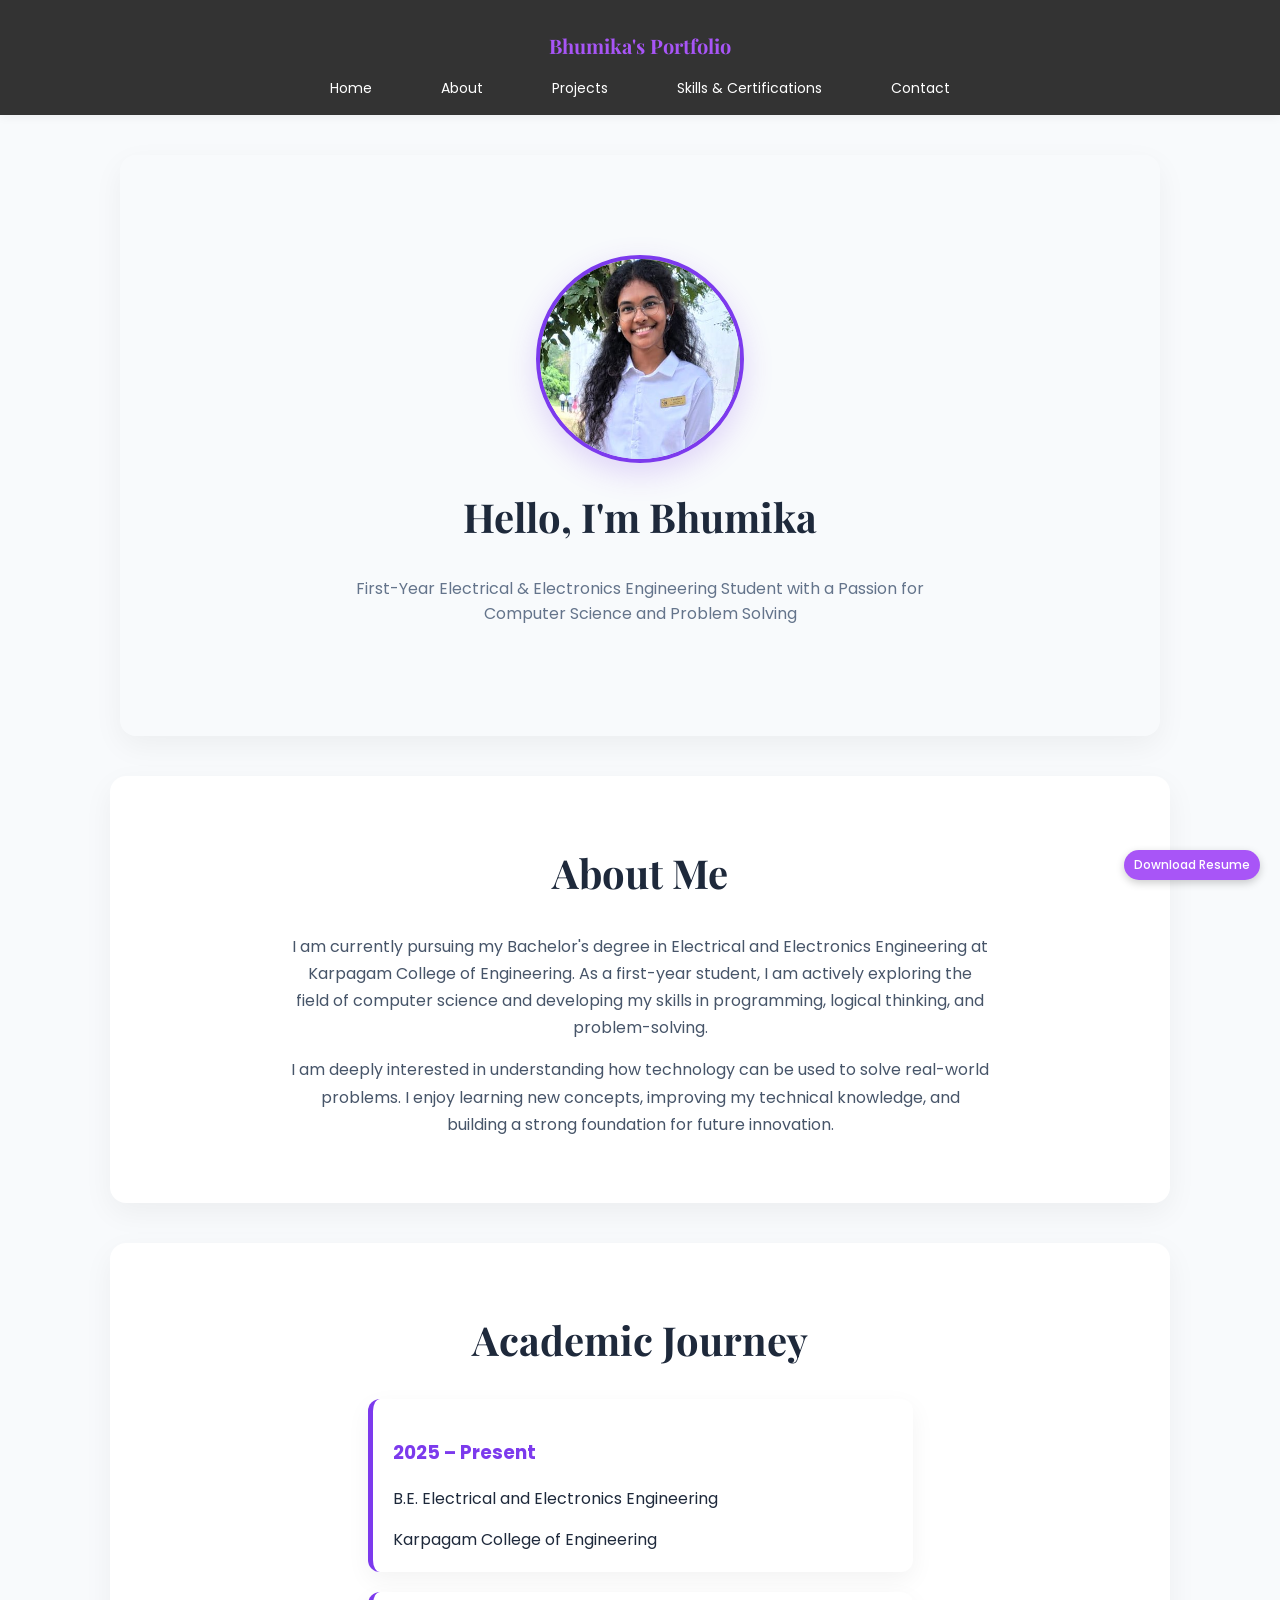
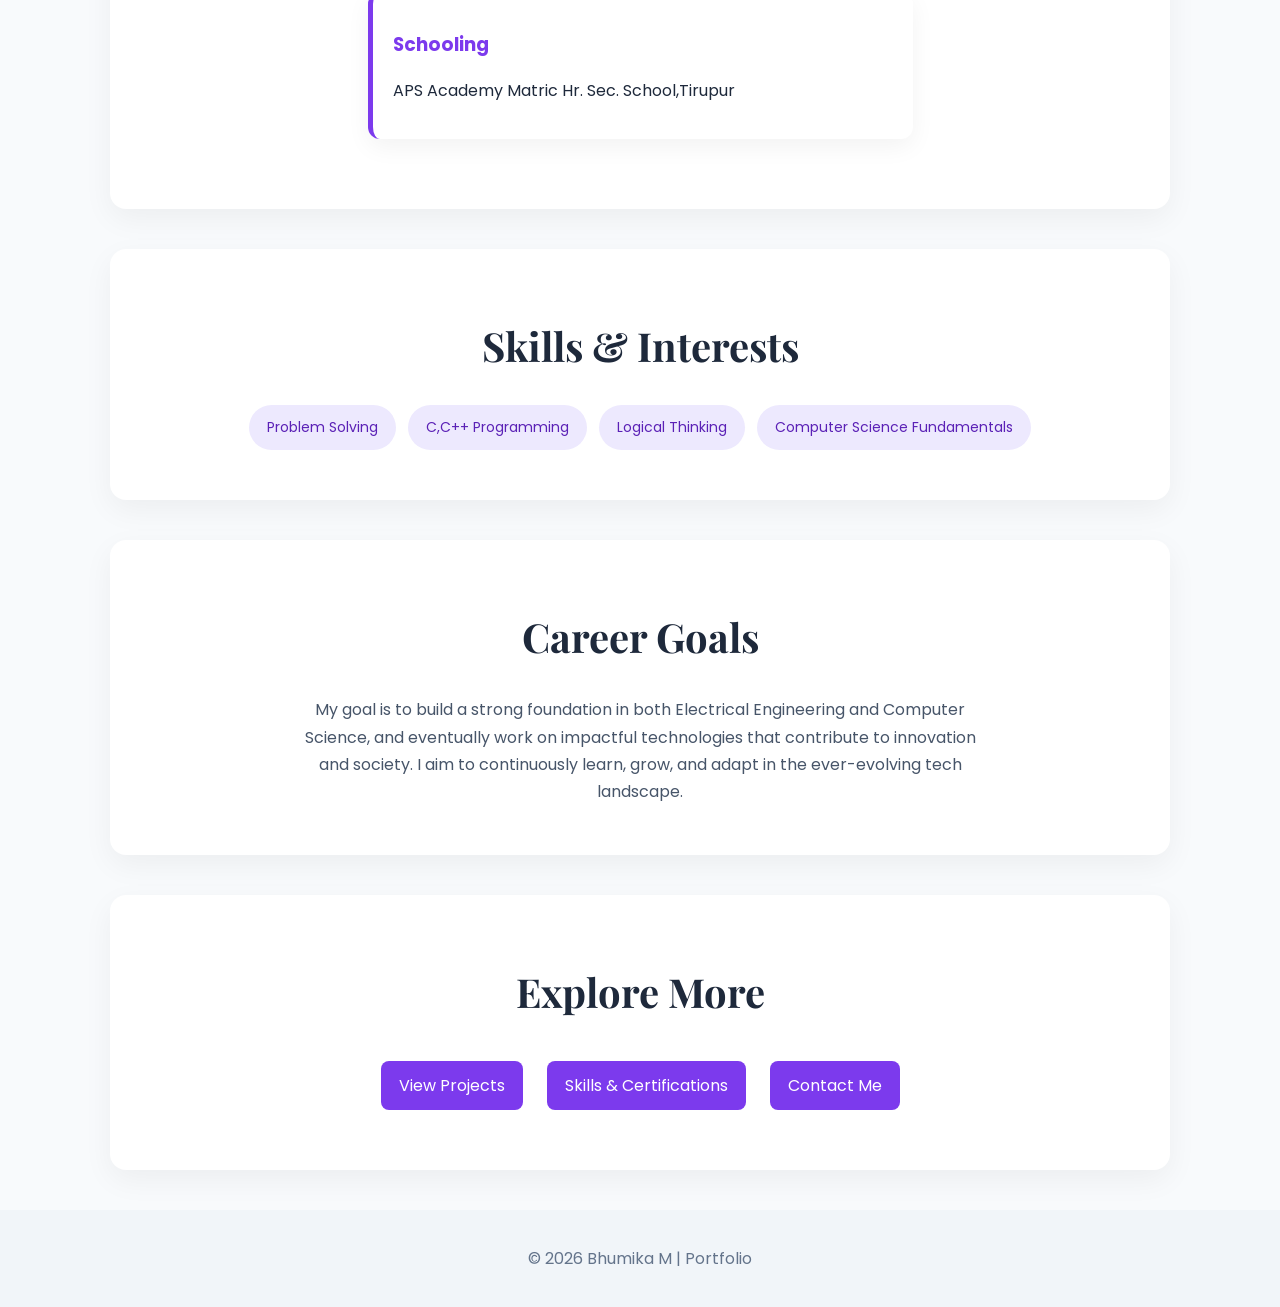
<file: index.html>
<!DOCTYPE html>
<html lang="en">
<head>
    <meta charset="UTF-8">
    <meta name="viewport" content="width=device-width, initial-scale=1.0">
    <title>Bhumika M | Portfolio</title>
    <link rel="stylesheet" href="style.css">
</head>
<body>

<header>
    <nav>
        <h1 class="logo">Bhumika's Portfolio</h1>
        <ul>
            <li><a href="index.html">Home</a></li>
            <li><a href="about.html">About</a></li>
            <li><a href="projects.html">Projects</a></li>
            <li><a href="skills.html">Skills & Certifications</a></li>
            <li><a href="contact.html">Contact</a></li>
        </ul>
    </nav>
</header>

<!-- HERO SECTION -->
<section class="home hidden">
    <img src="profile.jpg" alt="Your Profile Picture" class="profile-img">

    <h2>Hello, I'm Bhumika </h2>
    <p class="tagline">
        First-Year Electrical & Electronics Engineering Student 
        with a Passion for Computer Science and Problem Solving
    </p>
</section>

<!-- ABOUT -->
<section class="about hidden">
    <h2>About Me</h2>
    <p>
        I am currently pursuing my Bachelor's degree in Electrical and Electronics Engineering 
        at Karpagam College of Engineering. As a first-year student, I am actively exploring 
        the field of computer science and developing my skills in programming, logical thinking, 
        and problem-solving.
    </p>

    <p>
        I am deeply interested in understanding how technology can be used to solve real-world 
        problems. I enjoy learning new concepts, improving my technical knowledge, and building 
        a strong foundation for future innovation.
    </p>
</section>

<!-- ACADEMIC TIMELINE -->
<section class="timeline hidden">
    <h2>Academic Journey</h2>

    <div class="timeline-item">
        <h3>2025 – Present</h3>
        <p>B.E. Electrical and Electronics Engineering</p>
        <span>Karpagam College of Engineering</span>
    </div>

    <div class="timeline-item">
        <h3>Schooling</h3>
        <p>APS Academy Matric Hr. Sec. School,Tirupur</p>
    </div>
</section>

<!-- SKILLS PREVIEW -->
<section class="skills hidden">
    <h2>Skills & Interests</h2>
    <div class="skill-box">
        <span>Problem Solving</span>
        <span>C,C++ Programming </span>
        <span>Logical Thinking</span>
        <span>Computer Science Fundamentals</span>
    </div>
</section>

<!-- GOALS -->
<section class="goals hidden">
    <h2>Career Goals</h2>
    <p>
        My goal is to build a strong foundation in both Electrical Engineering and Computer Science, 
        and eventually work on impactful technologies that contribute to innovation and society. 
        I aim to continuously learn, grow, and adapt in the ever-evolving tech landscape.
    </p>
</section>

<!-- NAVIGATION LINKS -->
<section class="links hidden">
    <h2>Explore More</h2>
    <div class="link-buttons">
        <a href="projects.html">View Projects</a>
        <a href="skills.html">Skills & Certifications</a>
        <a href="contact.html">Contact Me</a>
    </div>
</section>

<!-- FOOTER -->
<footer>
    <p>© 2026 Bhumika M | Portfolio</p>
</footer>

<script>
const observer = new IntersectionObserver((entries) => {
  entries.forEach(entry => {
    if (entry.isIntersecting) {
      entry.target.classList.add('show');
    }
  });
});

const elements = document.querySelectorAll('.hidden');
elements.forEach(el => observer.observe(el));
</script>
<a href="resume.pdf" class="floating-btn" target="_blank">
   Download Resume
</a>
</body>
</html>
</file>
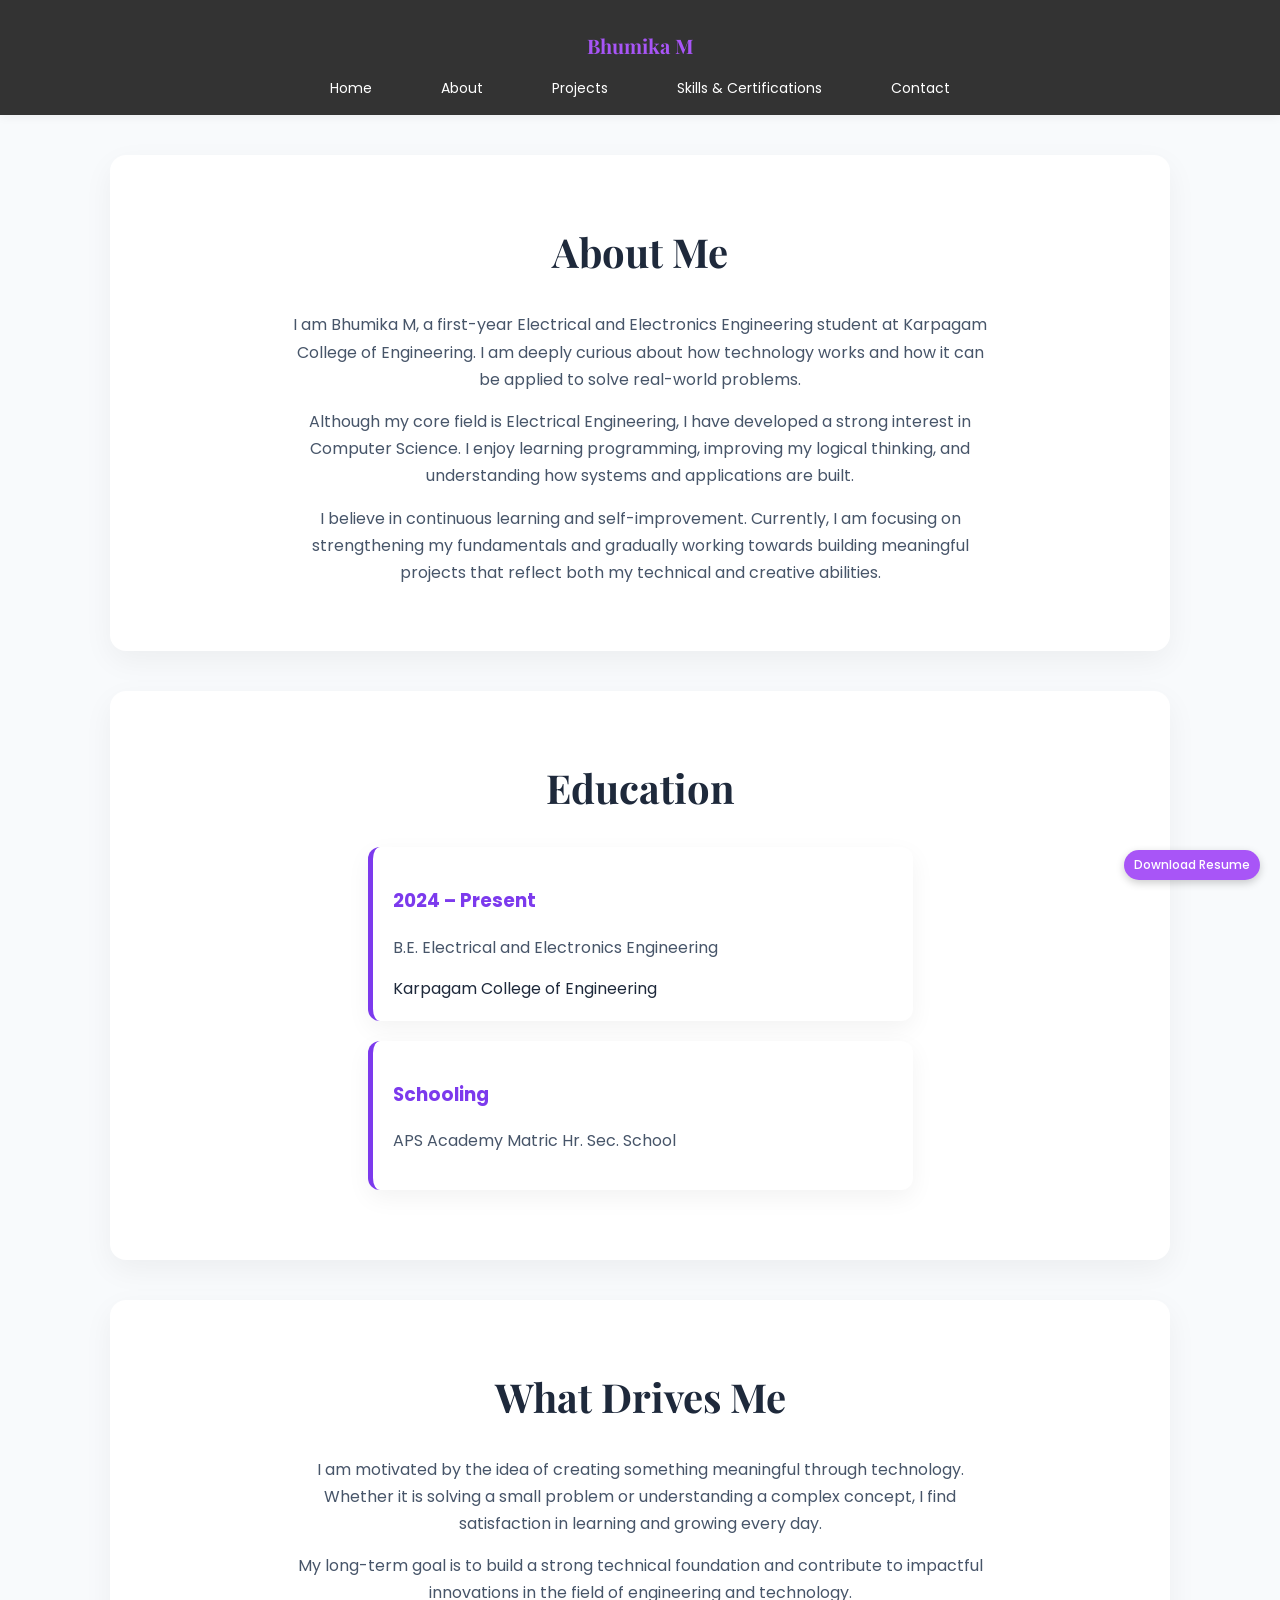
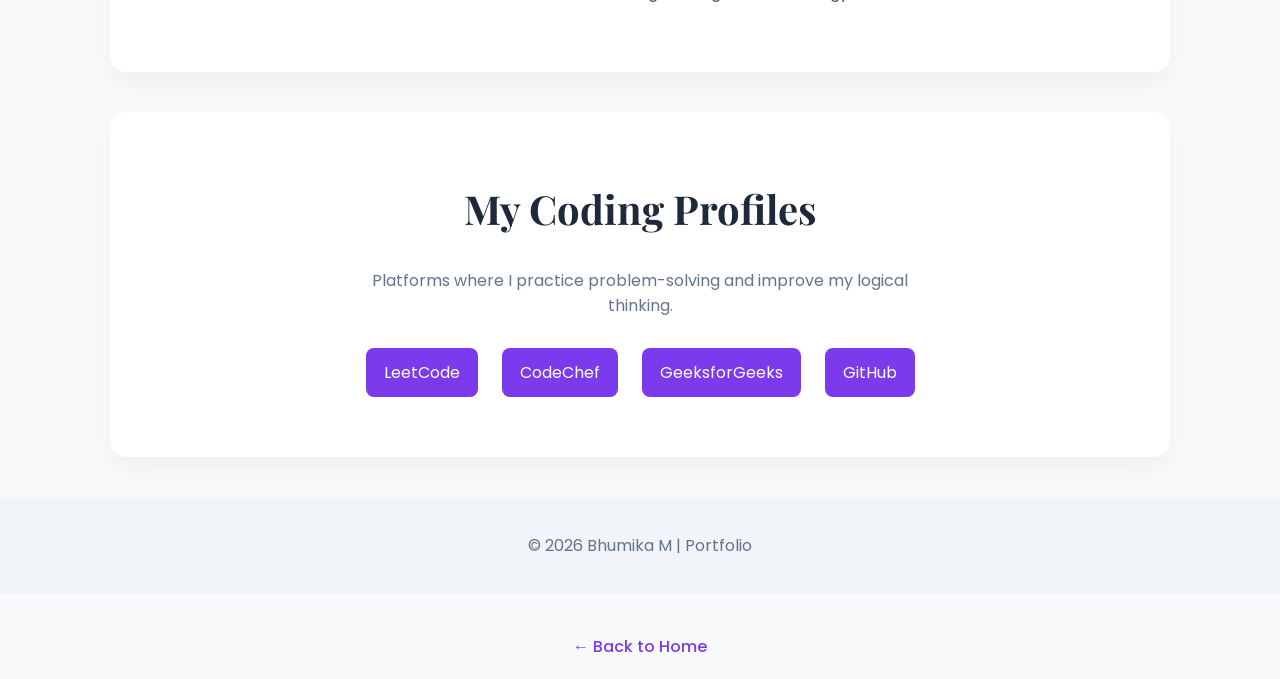
<file: about.html>
<!DOCTYPE html>
<html lang="en">
<head>
    <meta charset="UTF-8">
    <meta name="viewport" content="width=device-width, initial-scale=1.0">
    <title>About | Bhumika M</title>
    <link rel="stylesheet" href="style.css">
</head>
<body>

<header>
    <nav>
        <h1 class="logo">Bhumika M</h1>
        <ul>
            <li><a href="index.html">Home</a></li>
            <li><a href="about.html">About</a></li>
            <li><a href="projects.html">Projects</a></li>
            <li><a href="skills.html">Skills & Certifications</a></li>
            <li><a href="contact.html">Contact</a></li>
        </ul>
    </nav>
</header>

<section class="about hidden">
    <h2>About Me</h2>

    <p>
        I am Bhumika M, a first-year Electrical and Electronics Engineering student at 
        Karpagam College of Engineering. I am deeply curious about how technology works 
        and how it can be applied to solve real-world problems.
    </p>

    <p>
        Although my core field is Electrical Engineering, I have developed a strong 
        interest in Computer Science. I enjoy learning programming, improving my logical 
        thinking, and understanding how systems and applications are built.
    </p>

    <p>
        I believe in continuous learning and self-improvement. Currently, I am focusing on 
        strengthening my fundamentals and gradually working towards building meaningful 
        projects that reflect both my technical and creative abilities.
    </p>

</section>

<section class="about hidden">
    <h2>Education</h2>

    <div class="timeline-item">
        <h3>2024 – Present</h3>
        <p>B.E. Electrical and Electronics Engineering</p>
        <span>Karpagam College of Engineering</span>
    </div>

    <div class="timeline-item">
        <h3>Schooling</h3>
        <p>APS Academy Matric Hr. Sec. School</p>
    </div>

</section>

<section class="about hidden">
    <h2>What Drives Me</h2>

    <p>
        I am motivated by the idea of creating something meaningful through technology. 
        Whether it is solving a small problem or understanding a complex concept, 
        I find satisfaction in learning and growing every day.
    </p>

    <p>
        My long-term goal is to build a strong technical foundation and contribute to 
        impactful innovations in the field of engineering and technology.
    </p>

</section>





<a href="resume.pdf" class="floating-btn" target="_blank">
   Download Resume
</a>




<section>
    <h2>My Coding Profiles</h2>
    <p class="tagline">
        Platforms where I practice problem-solving and improve my logical thinking.
    </p>

    <div class="link-buttons">
        <a href="https://leetcode.com/u/bhumikamanohar/" target="_blank">LeetCode</a>
        <a href="https://www.codechef.com/users/canny_coral_82" target="_blank">CodeChef</a>
        <a href="https://www.geeksforgeeks.org/profile/bhumikama2etz" target="_blank">GeeksforGeeks</a>
    <a href="https://github.com/bhumika200707" target="_blank">GitHub</a>
    </div>
</section>



<footer>
    <p>© 2026 Bhumika M | Portfolio</p>
</footer>

<script>
const observer = new IntersectionObserver((entries) => {
  entries.forEach(entry => {
    if (entry.isIntersecting) {
      entry.target.classList.add('show');
    }
  });
});

const elements = document.querySelectorAll('.hidden');
elements.forEach(el => observer.observe(el));
</script>
<div class="back-home">
    <a href="index.html">← Back to Home</a>
</div>  
</body>
</html>
</file>
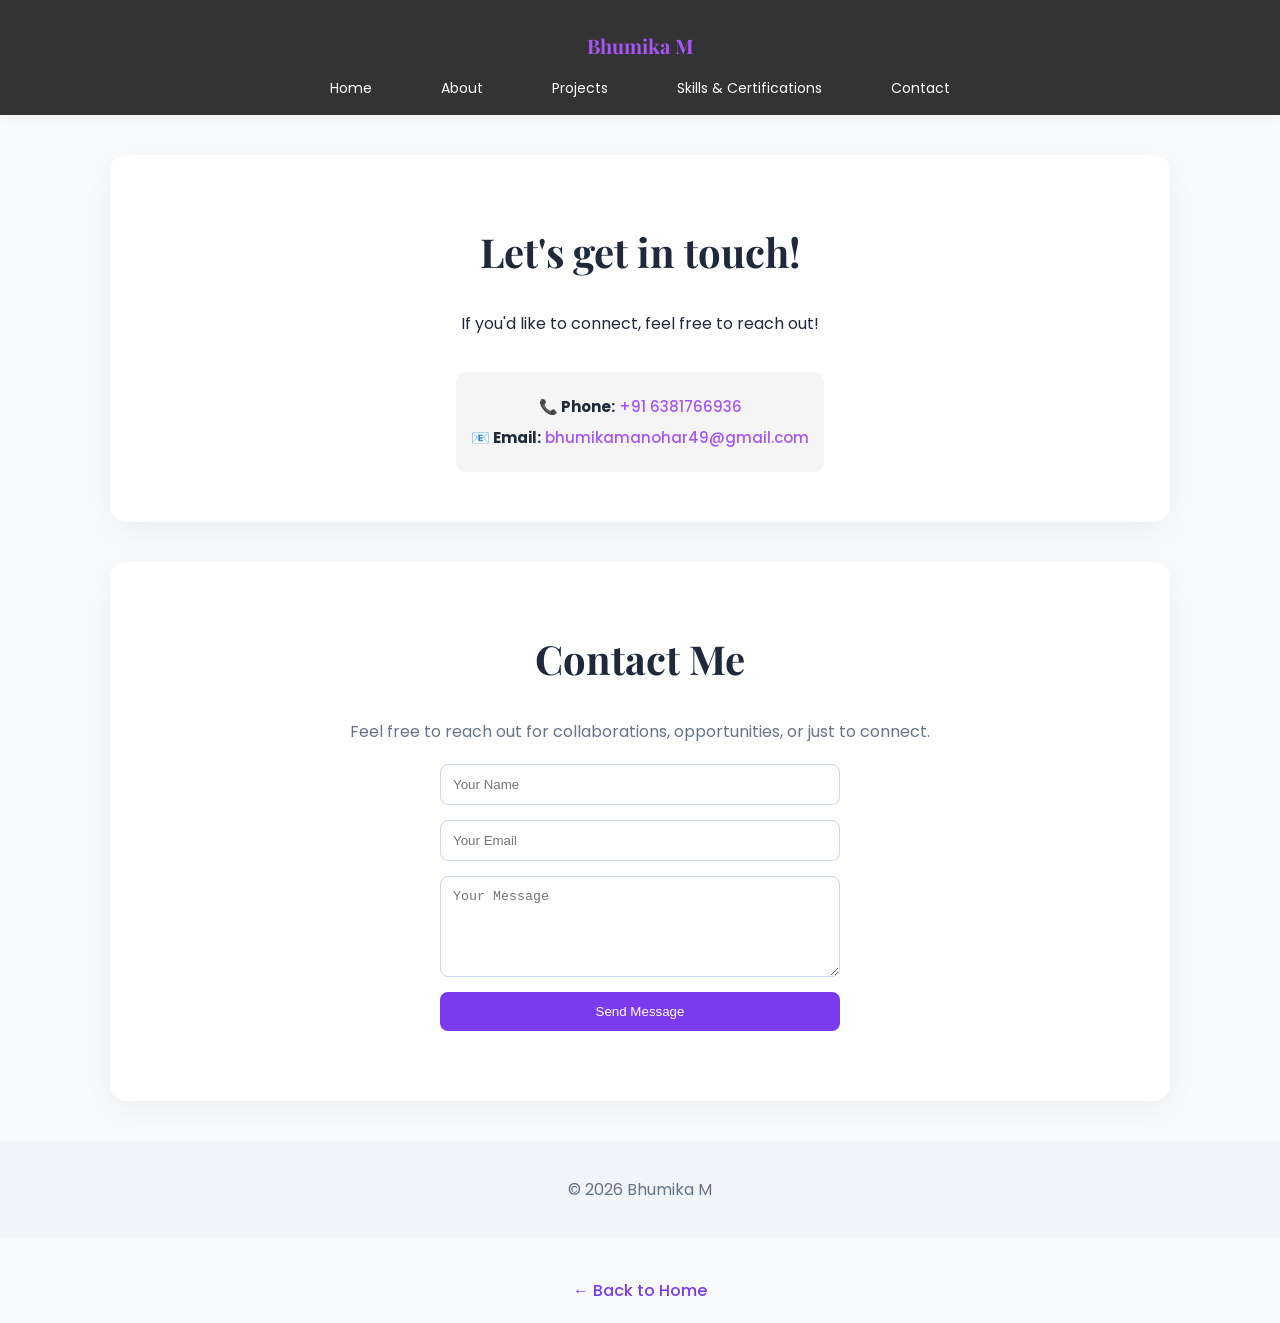
<file: contact.html>
<!DOCTYPE html>
<html lang="en">
<head>
    <meta charset="UTF-8">
    <meta name="viewport" content="width=device-width, initial-scale=1.0">
    <title>Contact | Bhumika M</title>

    <link rel="stylesheet" href="style.css">
</head>
<body>

<!-- NAVBAR -->
<nav>
    <h1 class="logo">Bhumika M</h1>
    <ul>
        <li><a href="index.html">Home</a></li>
        <li><a href="about.html">About</a></li>
        <li><a href="projects.html">Projects</a></li>
        <li><a href="skills.html">Skills & Certifications</a></li>
        <li><a href="contact.html">Contact</a></li>
    </ul>
</nav>

    <section class="contact">
  <h2>Let's get in touch!</h2>

  <p>If you'd like to connect, feel free to reach out!</p>

  <div class="contact-info">
    <p>
      <strong>📞 Phone:</strong> 
      <a href="tel:+916381766936">+91 6381766936</a>
    </p>

    <p>
      <strong>📧 Email:</strong> 
      <a href="mailto:bhumikamanohar49@gmail.com">bhumikamanohar49@gmail.com</a>
    </p>
  </div>
</section>


<!-- CONTACT SECTION -->
<section>
    <h2>Contact Me</h2>
    <p class="tagline">
        Feel free to reach out for collaborations, opportunities, or just to connect.
    </p>

    <div class="container">

        <form>
            <input type="text" placeholder="Your Name" required>
            <input type="email" placeholder="Your Email" required>

            <textarea placeholder="Your Message" rows="5" required></textarea>

            <button type="submit">Send Message</button>
        </form>

    </div>

</section>

<!-- FOOTER -->
<footer>
    <p>© 2026 Bhumika M</p>
</footer>
<div class="back-home">
    <a href="index.html">← Back to Home</a>
</div>  
</body>
</html>
</file>
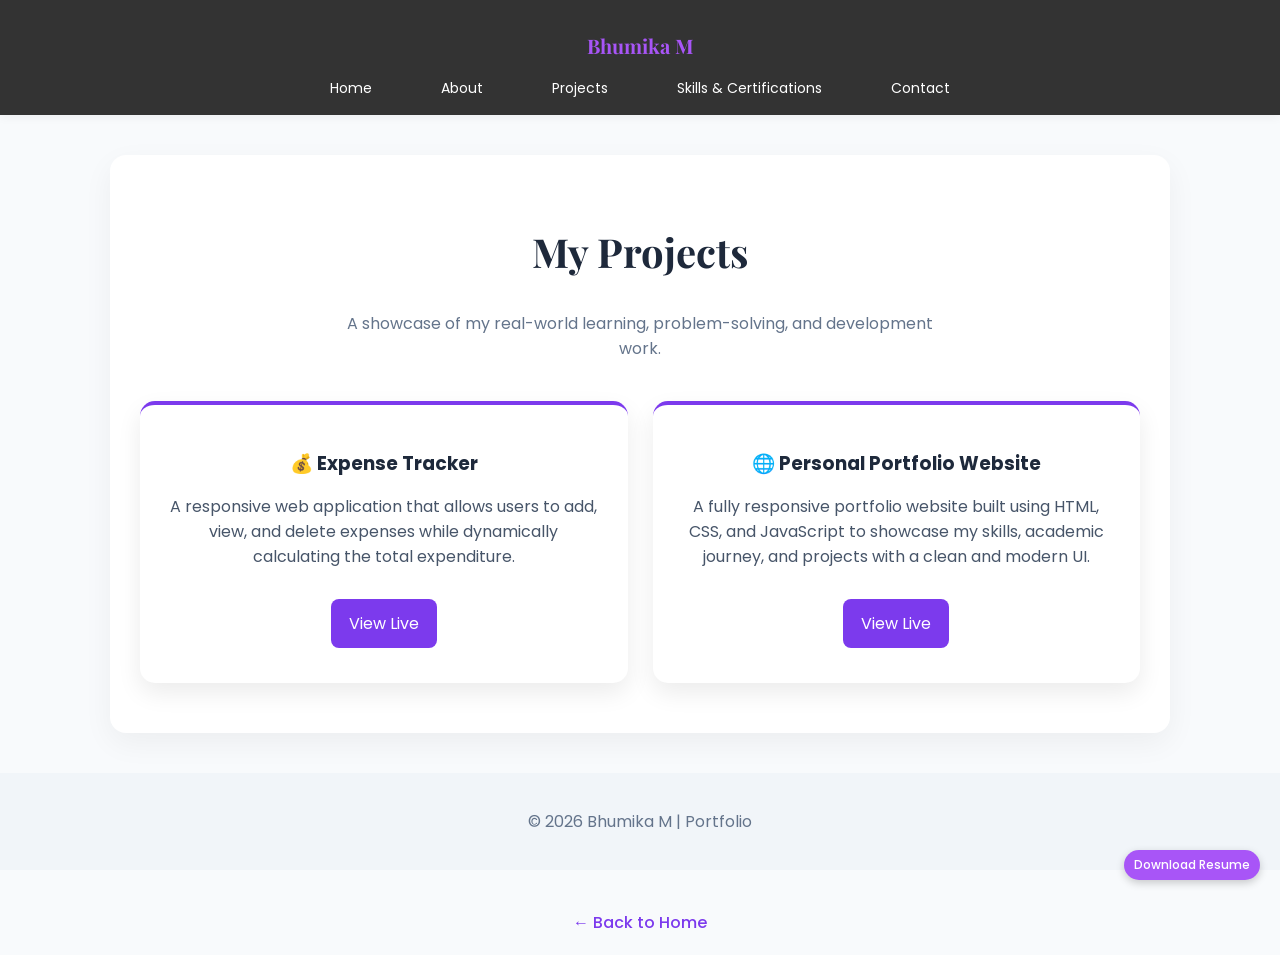
<file: projects.html>
<!DOCTYPE html>
<html lang="en">
<head>
    <meta charset="UTF-8">
    <meta name="viewport" content="width=device-width, initial-scale=1.0">
    <title>Projects | Bhumika M</title>

    <link rel="stylesheet" href="style.css">
</head>
<body>

<!-- NAVBAR -->
<nav>
    <h1 class="logo">Bhumika M</h1>
    <ul>
        <li><a href="index.html">Home</a></li>
        <li><a href="about.html">About</a></li>
        <li><a href="projects.html">Projects</a></li>
        <li><a href="skills.html">Skills & Certifications</a></li>
         <li><a href="contact.html">Contact</a></li>
    </ul>
</nav>

<!-- PROJECT SECTION -->
<section>
    <h2>My Projects</h2>
    <p class="tagline">
        A showcase of my real-world learning, problem-solving, and development work.
    </p>

    <div class="project-container">

        <!-- PROJECT 1 -->
        <div class="project-card">
            <h3>💰 Expense Tracker</h3>
            <p>
                A responsive web application that allows users to add, view, and delete expenses while dynamically calculating the total expenditure.
            </p>

            <div class="link-buttons">
                <a href="https://bhumika200707.github.io/expense-tracker/" target="_blank">
                    View Live
                </a>
            </div>
        </div>

        <!-- PROJECT 2 -->
        <div class="project-card">
            <h3>🌐 Personal Portfolio Website</h3>
            <p>
                A fully responsive portfolio website built using HTML, CSS, and JavaScript to showcase my skills, academic journey, and projects with a clean and modern UI.
            </p>

            <div class="link-buttons">
                <a href="https://bhumika200707.github.io/portfolio/" target="_blank">
                    View Live
                </a>
            </div>
        </div>

    </div>
</section>



<!-- FOOTER -->
<footer>
    <p>© 2026 Bhumika M | Portfolio</p>
</footer>
<a href="resume.pdf" class="floating-btn" target="_blank">
   Download Resume
</a>
<div class="back-home">
    <a href="index.html">← Back to Home</a>
</div>  
</body>
</html>
</file>
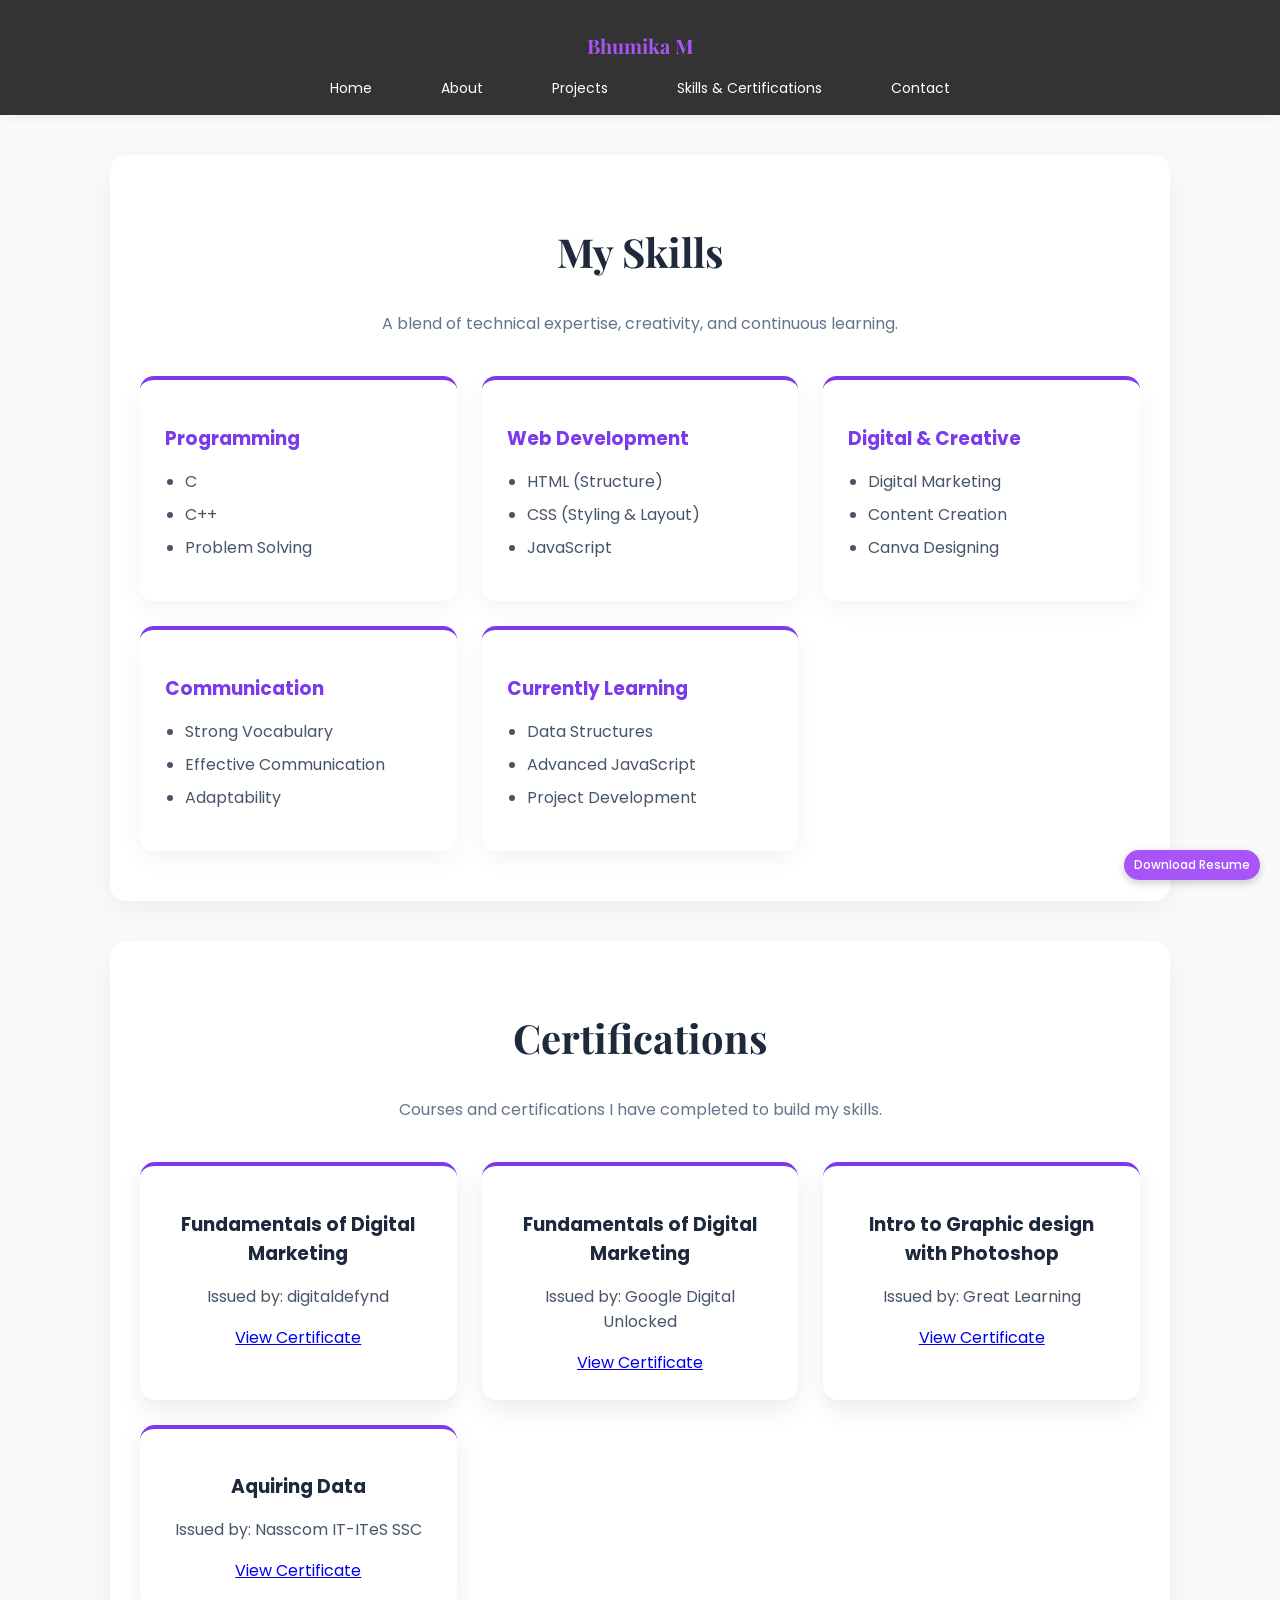
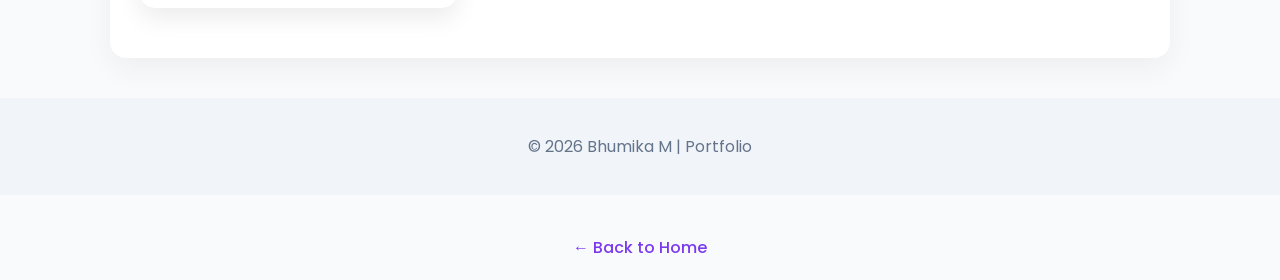
<file: skills.html>
<!DOCTYPE html>
<html lang="en">
<head>
    <meta charset="UTF-8">
    <meta name="viewport" content="width=device-width, initial-scale=1.0">
    <title>Skills & Certifications | Bhumika M</title>
    <link rel="stylesheet" href="style.css">
</head>
<body>

<!-- NAVBAR -->
<header>
    <nav>
        <h1 class="logo">Bhumika M</h1>
        <ul>
            <li><a href="index.html">Home</a></li>
            <li><a href="about.html">About</a></li>
            <li><a href="projects.html">Projects</a></li>
            <li><a href="skills.html">Skills & Certifications</a></li>
            <li><a href="contact.html">Contact</a></li>
            
        </ul>
    </nav>
</header>

<!-- SKILLS SECTION -->
<section class="hidden">
    <h2>My Skills</h2>
    <p class="tagline">
        A blend of technical expertise, creativity, and continuous learning.
    </p>

    <div class="skills-container">

        <div class="skill-card">
            <h3>Programming</h3>
            <ul>
                <li>C</li>
                <li>C++</li>
                <li>Problem Solving </li>
            </ul>
        </div>

        <div class="skill-card">
            <h3>Web Development</h3>
            <ul>
                <li>HTML (Structure)</li>
                <li>CSS (Styling & Layout)</li>
                <li>JavaScript </li>
            </ul>
        </div>

        <div class="skill-card">
            <h3>Digital & Creative</h3>
            <ul>
                <li>Digital Marketing</li>
                <li>Content Creation</li>
                <li>Canva Designing</li>
            </ul>
        </div>

        <div class="skill-card">
            <h3>Communication</h3>
            <ul>
                <li>Strong Vocabulary</li>
                <li>Effective Communication</li>
                <li>Adaptability</li>
            </ul>
        </div>

        <div class="skill-card">
            <h3>Currently Learning</h3>
            <ul>
                <li>Data Structures</li>
                <li>Advanced JavaScript</li>
                <li>Project Development</li>
            </ul>
        </div>

    </div>
</section>

<section>
    <h2>Certifications</h2>
    <p class="tagline">
        Courses and certifications I have completed to build my skills.
    </p>
    <div class="project-container">

        <div class="project-card">
            <h3>Fundamentals of Digital Marketing</h3>
            <p>Issued by: digitaldefynd</p>

            <a href="certificate1.pdf" target="_blank">View Certificate</a>
        </div>

        <div class="project-card">
            <h3>Fundamentals of Digital Marketing</h3>
            <p>Issued by: Google Digital Unlocked</p>

            <a href="certificate2.pdf" target="_blank">View Certificate</a>
        </div>
        <div class="project-card">
            <h3>Intro to Graphic design with Photoshop</h3>
            <p>Issued by: Great Learning</p>

            <a href="certificate3.jpg" target="_blank">View Certificate</a>
        </div>
        <div class="project-card">
            <h3>Aquiring Data</h3>
            <p>Issued by: Nasscom IT-ITeS SSC</p>

            <a href="certificate4.pdf" target="_blank">View Certificate</a>
        </div>

    </div>
</section>

<!-- FOOTER -->
<footer>
    <p>© 2026 Bhumika M | Portfolio</p>
</footer>

<!-- SCROLL ANIMATION SCRIPT -->
<script>
const observer = new IntersectionObserver((entries) => {
  entries.forEach(entry => {
    if (entry.isIntersecting) {
      entry.target.classList.add('show');
    }
  });
});

const elements = document.querySelectorAll('.hidden');
elements.forEach(el => observer.observe(el));
</script>
<a href="resume.pdf" class="floating-btn" target="_blank">
   Download Resume
</a>
<div class="back-home">
    <a href="index.html">← Back to Home</a>
</div>  
</body>
</html>
</file>
<file: style.css>
@import url('https://fonts.googleapis.com/css2?family=Playfair+Display:wght@500&family=Poppins:wght@300;400;500&display=swap');

/* GLOBAL */
body {
    margin: 0;
    font-family: 'Poppins', sans-serif;
    background: #f8fafc;
    color: #1e293b;
}

/* NAVBAR */
nav {
    display: flex;
    justify-content: space-between;
    align-items: center;
    padding: 20px 60px;
    background: white;
    box-shadow: 0 2px 10px rgba(0,0,0,0.05);
    position: static;
    top: 0;
   
}

.logo {
    font-family: 'Playfair Display', serif;
    font-size: 28px;
    color: #7c3aed;
}

nav ul {
    list-style: none;
    display: flex;
    gap: 30px;
}

nav ul li a {
    text-decoration: none;
    color: #475569;
    transition: 0.3s;
}

nav ul li a:hover {
    color: #7c3aed;
}

/* HERO */
.home {
    text-align: center;
    padding: 100px 20px;
    background: transparent;
}

.profile-img {
    width: 200px;
    height: 200px;
    border-radius: 50%;
    border: 4px solid #7c3aed;
    object-fit: cover;
    box-shadow: 0 10px 30px rgba(124, 58, 237, 0.2);
    transition: 0.4s;
}

.profile-img:hover {
    transform: scale(1.05);
}

h2 {
    font-size: 40px;
    margin-top: 20px;
    font-family: 'Playfair Display', serif;
}

.tagline {
    color: #64748b;
    max-width: 600px;
    margin: 10px auto;
}

/* SECTIONS (CARD STYLE) */
section {
    max-width: 1000px;
    margin: 40px auto;
    padding: 50px 30px;
    border-radius: 16px;
    background: white;
    box-shadow: 0 10px 30px rgba(0,0,0,0.05);
    text-align: center;
    transition: 0.3s;
}

section:hover {
    transform: translateY(-5px);
}

/* ABOUT */
.about p {
    max-width: 700px;
    margin: 15px auto;
    line-height: 1.7;
    color: #475569;
}

/* TIMELINE */
.timeline-item {
    background: #ffffff;
    margin: 20px auto;
    padding: 20px;
    border-radius: 12px;
    max-width: 500px;
    box-shadow: 0 8px 25px rgba(0,0,0,0.05);
    border-left: 5px solid #7c3aed;
    text-align: left;
    transition: 0.3s;
}

.timeline-item:hover {
    transform: scale(1.03);
}

.timeline-item h3 {
    color: #7c3aed;
}

/* SKILLS */
.skill-box {
    display: flex;
    flex-wrap: wrap;
    justify-content: center;
    gap: 12px;
    margin-top: 20px;
}

.skill-box span {
    background: #ede9fe;
    color: #5b21b6;
    padding: 12px 18px;
    border-radius: 25px;
    font-size: 14px;
    transition: 0.3s;
}

.skill-box span:hover {
    transform: scale(1.1);
}

/* GOALS */
.goals p {
    max-width: 700px;
    margin: auto;
    line-height: 1.7;
    color: #475569;
}

/* BUTTON LINKS */
.link-buttons {
    margin-top: 20px;
}

.link-buttons a {
    display: inline-block;
    margin: 10px;
    padding: 12px 22px;
    background: #7c3aed;
    color: white;
    text-decoration: none;
    border-radius: 10px;
    transition: 0.3s;
}

.link-buttons a:hover {
    background: #5b21b6;
    transform: scale(1.05);
}

/* FOOTER */
footer {
    text-align: center;
    padding: 20px;
    background: #f1f5f9;
    color: #64748b;
}

/* SCROLL ANIMATION */
.hidden {
    opacity: 0;
    transform: translateY(30px);
}

.show {
    opacity: 1;
    transform: translateY(0);
    transition: all 0.8s ease;
}

.skills-container {
    display: grid;
    grid-template-columns: repeat(auto-fit, minmax(250px, 1fr));
    gap: 25px;
    margin-top: 40px;
}

.skill-card {
    background: white;
    padding: 25px;
    border-radius: 14px;
    box-shadow: 0 8px 25px rgba(0,0,0,0.05);
    text-align: left;
    transition: 0.3s;
    border-top: 4px solid #7c3aed;
}

.skill-card:hover {
    transform: translateY(-8px);
}

.skill-card h3 {
    color: #7c3aed;
    margin-bottom: 10px;
}

.skill-card ul {
    padding-left: 20px;
}

.skill-card li {
    margin: 8px 0;
    color: #475569;
}
.project-container {
    display: grid;
    grid-template-columns: repeat(auto-fit, minmax(280px, 1fr));
    gap: 25px;
    margin-top: 40px;
}

.project-card {
    background: white;
    padding: 25px;
    border-radius: 15px;
    box-shadow: 0 10px 25px rgba(0,0,0,0.08);
    transition: 0.3s;
    border-top: 4px solid #7c3aed;
}

.project-card:hover {
    transform: translateY(-10px);
}

.project-card h3 {
    margin-bottom: 10px;
}

.project-card p {
    color: #475569;
}

.link-buttons a {
    display: inline-block;
    margin-top: 10px;
    text-decoration: none;
    background: #7c3aed;
    color: white;
    padding: 10px 16px;
    border-radius: 8px;
    transition: 0.3s;
}

.link-buttons a:hover {
    background: #5b21b6;
    transform: scale(1.05);
}




.floating-btn {
    position:static;
    bottom: 20px;
    right: 20px;

    background: #7c3aed;
    color: white;
    padding: 12px 18px;
    border-radius: 50px;

    text-decoration: none;
    font-weight: 500;

    box-shadow: 0 8px 20px rgba(0,0,0,0.2);

    transition: 0.3s;
   
}

.floating-btn:hover {
    background: #5b21b6;
    transform: scale(1.1);
}




.link-buttons a {
    display: inline-block;
    margin: 10px;
    text-decoration: none;
    background: #7c3aed;
    color: white;
    padding: 12px 18px;
    border-radius: 8px;
    transition: 0.3s;
}

.link-buttons a:hover {
    background: #5b21b6;
    transform: scale(1.05);
}




.cert-container {
    display: grid;
    grid-template-columns: repeat(auto-fit, minmax(280px, 1fr));
    gap: 25px;
    margin-top: 30px;
}

.cert-card {
    background: white;
    border-radius: 15px;
    overflow: hidden;
    box-shadow: 0 10px 25px rgba(0,0,0,0.08);
    transition: 0.3s;
}

.cert-card:hover {
    transform: translateY(-10px);
}

.cert-card img {
    width: 100%;
    height: 180px;
    object-fit: cover;
}

.cert-info {
    padding: 15px;
}

.cert-info h3 {
    margin: 10px 0 5px;
}

.cert-info p {
    color: #64748b;
}

.cert-info a {
    display: inline-block;
    margin-top: 10px;
    text-decoration: none;
    color: #7c3aed;
    font-weight: bold;
}

.cert-info a:hover {
    text-decoration: underline;
}



form {
    display: flex;
    flex-direction: column;
    gap: 15px;
    max-width: 400px;
    margin: 20px auto;
}

form input,
form textarea {
    padding: 12px;
    border-radius: 8px;
    border: 1px solid #cbd5f5;
    outline: none;
}

form button {
    padding: 12px;
    background: #7c3aed;
    color: white;
    border: none;
    border-radius: 8px;
    cursor: pointer;
    transition: 0.3s;
}

form button:hover {
    background: #5b21b6;
    transform: scale(1.05);
}



@media (max-width: 768px) {

    nav ul {
        flex-direction: column;
        gap: 10px;
        align-items: center;
    }

    .project-container,
    .cert-container {
        grid-template-columns: 1fr;
    }

    .container {
        width: 90%;
    }

}


.back-home {
    text-align: center;
    margin: 40px 0 20px;
}

.back-home a {
    text-decoration: none;
    color: #7c3aed;
    font-weight: 500;
    transition: 0.3s;
}

.back-home a:hover {
    color: #5b21b6;
    text-decoration: underline;
}




/* Default styles for desktop (horizontal navigation bar) */
nav ul {
  display: flex; /* Flexbox to display nav items horizontally */
  justify-content: center; /* Center items horizontally */
  padding: 0;
  margin: 0;
  list-style: none;
}

nav ul li {
  margin: 0 15px; /* Space between items */
}

nav ul li a {
  text-decoration: none;
  font-size: 16px;
  color: #fff;
  padding: 8px 12px;
  border-radius: 4px;
  transition: background-color 0.3s ease;
}

/* Hover effect */
nav ul li a:hover {
  background-color: #333;
}







/* Navbar background and text styling */
nav {
  background-color: #333; /* Dark background for navbar */
}

nav ul {
  display: flex; /* Flexbox for horizontal layout */
  justify-content: center; /* Center the navbar items */
  padding: 0;
  margin: 0;
  list-style: none;
}

nav ul li {
  margin: 0 15px; /* Space between items */
}

nav ul li a {
  text-decoration: none;
  font-size: 16px;
  color: white; /* White text for visibility */
  padding: 8px 12px;
  border-radius: 4px;
  transition: background-color 0.3s ease;
}

nav ul li a:hover {
  background-color: #555; /* Darker background when hovering */
}


/* Logo text */
.logo {
  color: #a855f7; /* your purple */
  font-size: 20px;
  font-weight: bold;
  white-space: nowrap; /* 🔥 prevents breaking into multiple lines */
}

/* Menu */
nav ul {
  display: flex;
  list-style: none;
  justify-content:center;
  gap: 15px; /* spacing between items */
  margin: 0;
  padding: 0;
}

/* Menu links */
nav ul li a {
  color: white;
  text-decoration: none;
  font-size: 14px;
}

/* 🔥 MOBILE FIX */
@media (max-width: 768px) {
  .logo {
    color: #a855f7;
  font-size: 24px; /* increase size */
  font-weight: bold;
  margin-bottom: 10px;
  }

  nav ul li a {
    font-size: 12px; /* smaller menu text */
  }

  nav {
    flex-wrap: wrap; /* allows slight adjustment instead of breaking badly */
 text-align:center;
}
nav ul{
    flex-direction:column;
    align-items:center;
}
nav ul li{
    margin:8px 0;
}
}
body{
    margin:0;
     padding:0;
     overflow-x:hidden;
}


nav {
  display: flex;
  flex-direction: column; /* stack logo + menu */
  align-items: center; /* 🔥 centers everything */
  justify-content: center;
  text-align: center;
  background-color: #333;
  padding: 15px 0;
}



/* Floating Resume Button */
.floating-btn {
  position: fixed; /* 🔥 keeps it visible while scrolling */
  bottom: 20px; /* distance from bottom */
  right: 20px; /* distance from right */
  background-color: #a855f7;
  color: white;
  padding: 6px 10px;
  border-radius: 20px;
  text-decoration: none;
  font-size: 12px;
  z-index: 1000; /* stays above everything */
  box-shadow: 0 3px 8px rgba(0, 0, 0, 0.2);
}

/* Hover effect */
.floating-btn:hover {
  background-color: #9333ea;
  transform: scale(1.05);
  transition: 0.3s;
}
.contact-info a {
  color: #a855f7; /* matches your theme */
  text-decoration: none; /* removes underline */
  font-weight: 500;
}

/* Hover effect */
.contact-info a:hover {
  text-decoration: underline;
  color: #9333ea; /* slightly darker on hover */
}



.contact-info {
  margin-top: 20px;
  background: #f5f5f5;
  padding: 15px;
  border-radius: 10px;
  display: inline-block;
}

.contact-info p {
  margin: 8px 0;
  font-size: 15px;
}
</file>
